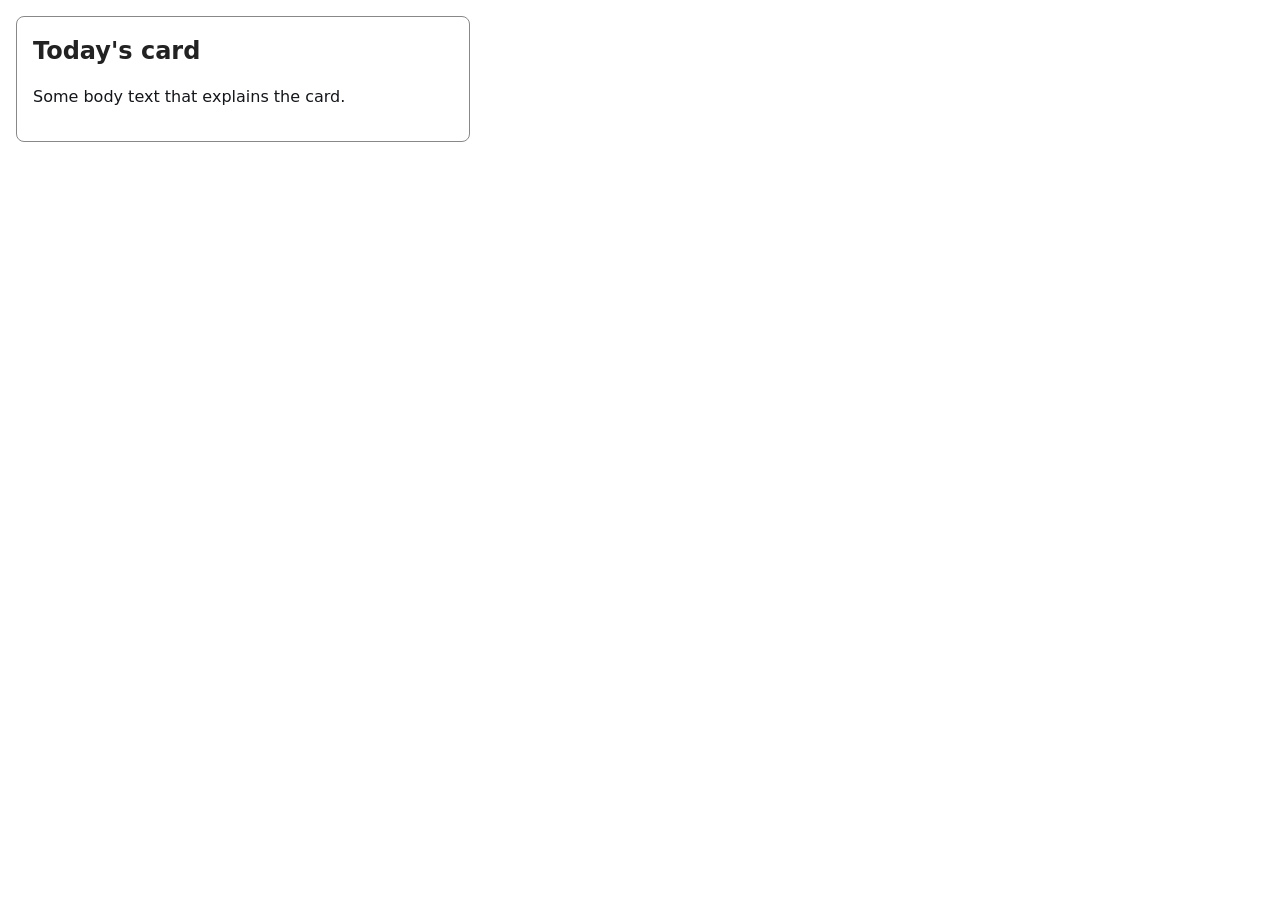
<file: skills/frontend-verification/evals/mobile-dark-check/files/index.html>
<!doctype html>
<html lang="en"><head><meta charset="utf-8"><meta name="viewport" content="width=device-width,initial-scale=1">
<title>Card demo</title>
<style>
  :root { --bg:#fff; --fg:#14161a; }
  @media (prefers-color-scheme: dark) { :root { --bg:#10131a; --fg:#eceef2; } }
  body { margin:0; padding:16px; background:var(--bg); color:var(--fg); font:16px/1.5 system-ui,sans-serif; }
  .card { width:420px; padding:16px; border:1px solid #888; border-radius:8px; }   /* fixed width: overflows a phone */
  .card h2 { margin:0 0 8px; color:#222; }                                         /* hard-coded colour: unreadable in dark */
</style></head>
<body>
  <div class="card"><h2>Today's card</h2><p>Some body text that explains the card.</p></div>
</body></html>
</file>
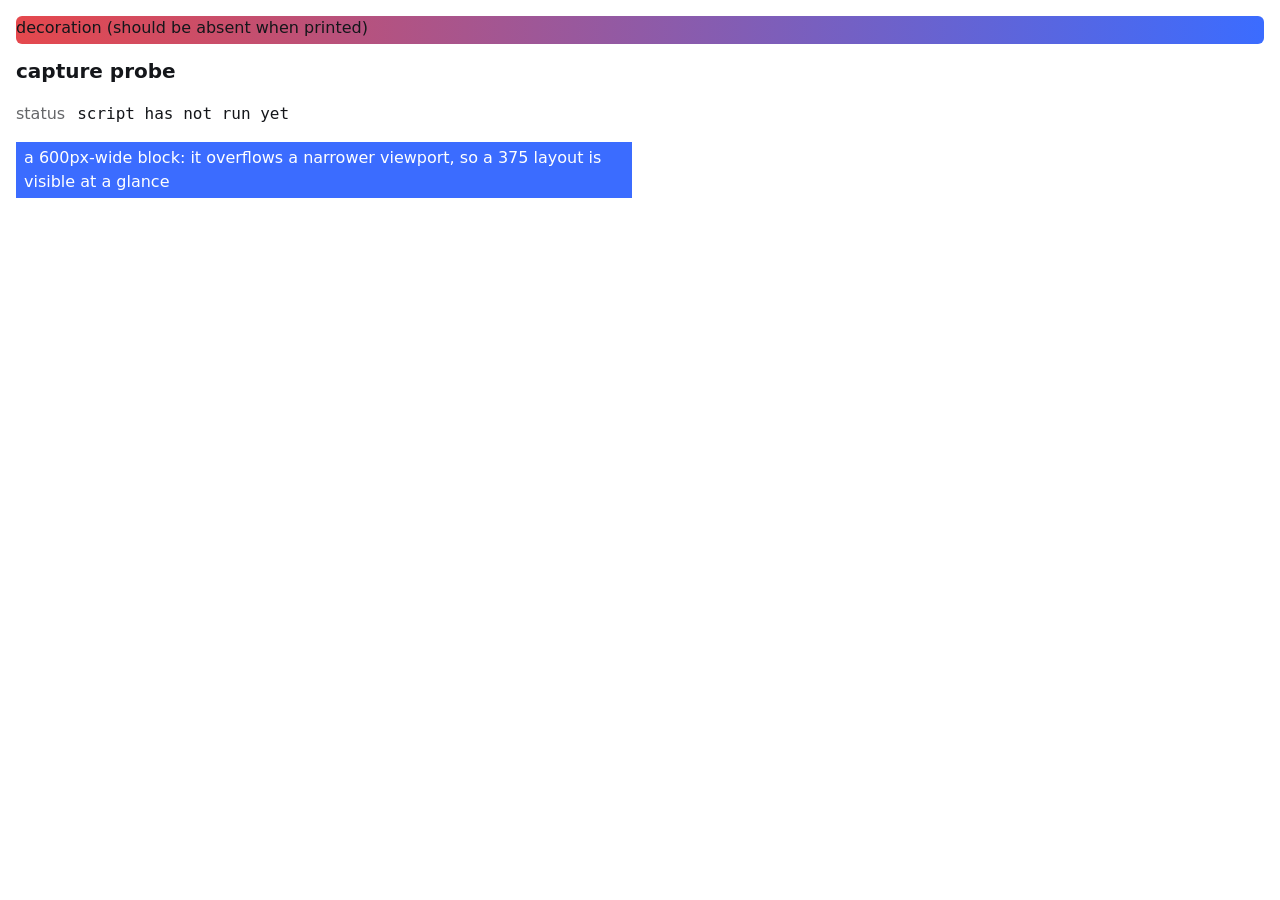
<file: skills/frontend-verification/assets/probe.html>
<!doctype html>
<html lang="en">
<head>
<meta charset="utf-8">
<meta name="viewport" content="width=device-width,initial-scale=1">
<title>capture probe</title>
<!--
  A tiny self-test page for the capture scripts. It prints what the browser REALLY gave you:
  layout width/height, colour scheme, print media, language, and how many requestAnimationFrame /
  setTimeout ticks fired in 3 s. Capture it first when a screenshot looks off:
    shot.sh   p.png 375x812 assets/probe.html 5000
    shot.mjs  p.png 375x812 assets/probe.html --wait 3500
  Expected with shot.mjs (real time): raf ≈ 180. With shot.sh (virtual time): raf ≈ 0-5 while tm ≈ 188.
-->
<style>
  :root { --bg: #ffffff; --fg: #14161a; --accent: #3b6cff; }
  @media (prefers-color-scheme: dark) { :root { --bg: #10131a; --fg: #eceef2; --accent: #7aa2ff; } }
  body { margin: 0; padding: 16px; background: var(--bg); color: var(--fg); font: 16px/1.5 system-ui, sans-serif; }
  h1 { margin: 0 0 8px; font-size: 20px; }
  .bar { height: 28px; border-radius: 6px; background: linear-gradient(90deg, #e5484d, var(--accent)); }
  .deco { margin-bottom: 12px; }           /* hidden in print: a stand-in for decorative layers */
  @media print { .deco { display: none; } }
  dl { display: grid; grid-template-columns: max-content 1fr; gap: 4px 12px; margin: 16px 0; }
  dt { opacity: .65; } dd { margin: 0; font-family: ui-monospace, monospace; word-break: break-all; }
  .wide { width: 600px; max-width: none; background: var(--accent); color: #fff; padding: 4px 8px; }
</style>
</head>
<body>
<div class="bar deco">decoration (should be absent when printed)</div>
<h1>capture probe</h1>
<dl id="out"><dt>status</dt><dd>script has not run yet</dd></dl>
<div class="wide">a 600px-wide block: it overflows a narrower viewport, so a 375 layout is visible at a glance</div>
<script>
  var raf = 0, tick = 0;
  (function loop() { raf++; requestAnimationFrame(loop); })();
  setInterval(function () { tick++; }, 16);
  setTimeout(function () {
    var rows = {
      'layout viewport': innerWidth + ' × ' + innerHeight,
      'device pixel ratio': devicePixelRatio,
      'prefers-color-scheme': matchMedia('(prefers-color-scheme: dark)').matches ? 'dark' : 'light',
      'print media': matchMedia('print').matches,
      'navigator.language': navigator.language,
      'rAF ticks in 3 s': raf,
      'setTimeout(16) ticks in 3 s': tick,
      'document.visibilityState': document.visibilityState,
      'fonts': document.fonts ? document.fonts.status : 'n/a'
    };
    document.getElementById('out').innerHTML = Object.keys(rows).map(function (k) {
      return '<dt>' + k + '</dt><dd>' + rows[k] + '</dd>';
    }).join('');
  }, 3000);
</script>
</body>
</html>
</file>
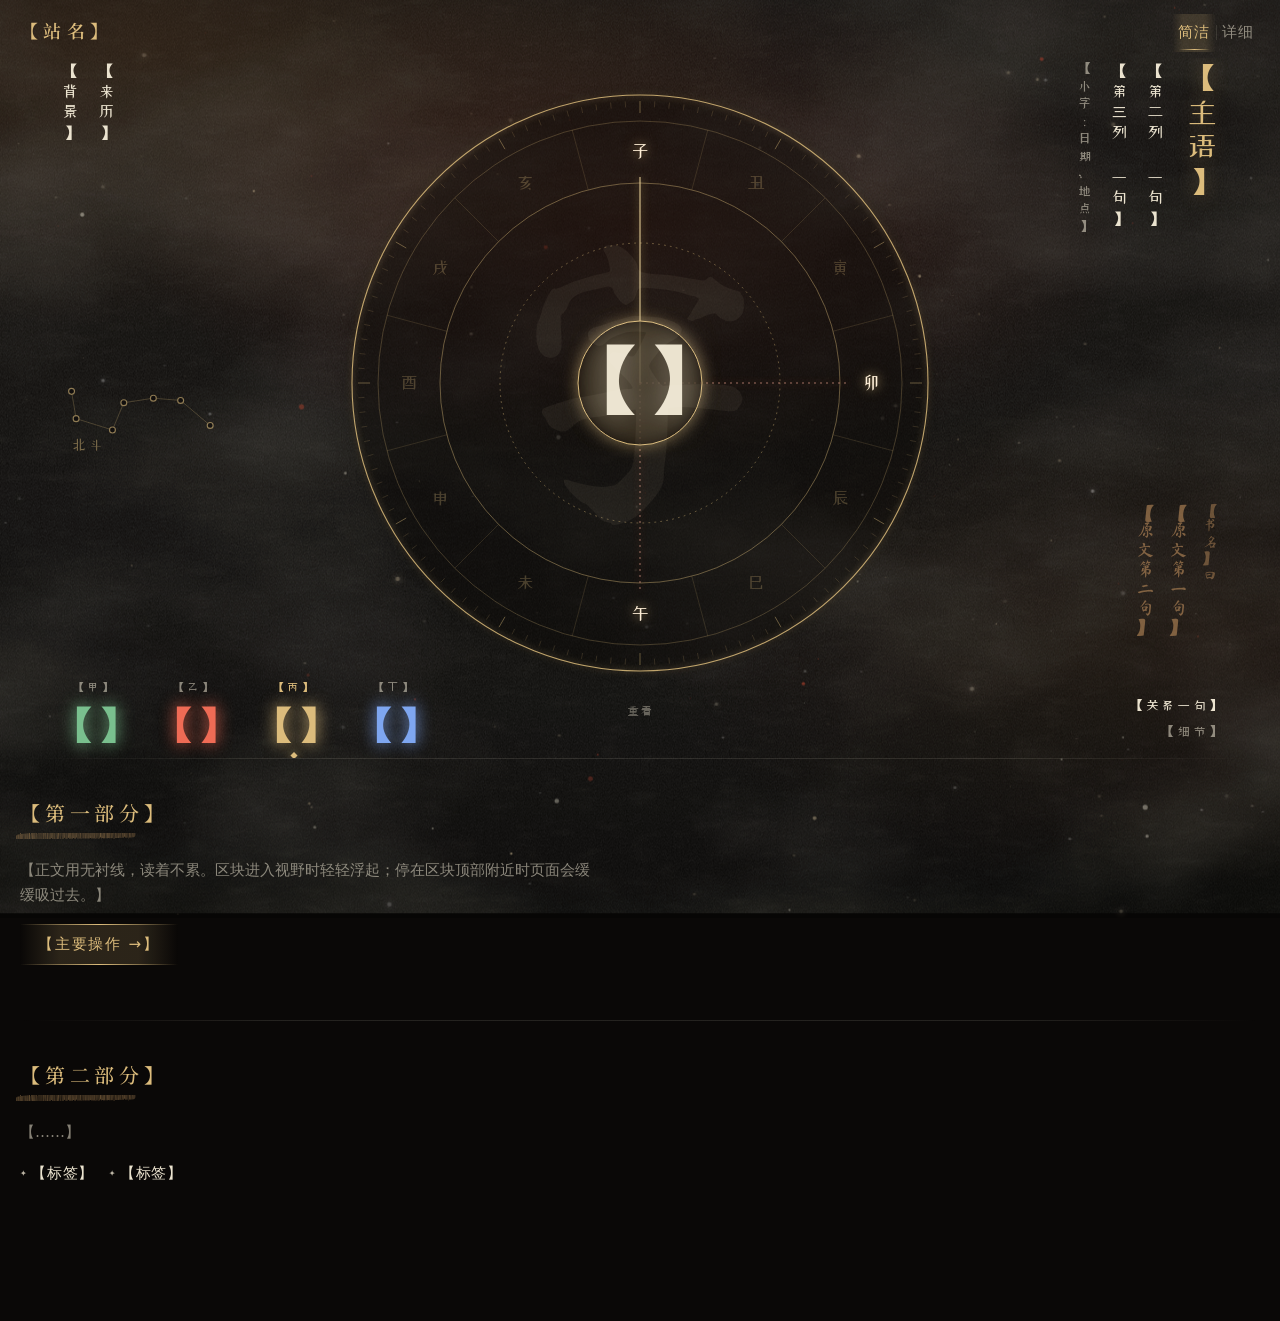
<file: skills/immersive-cultural-ui/references/code/starter.html>
<!doctype html>
<!-- 天书骨架页（immersive-cultural-ui skill）：所有层次和动效都接好了，直接双击打开就能看。
     它只是骨架。【】里的都要换成这一页自己的：主体图、四角的字、立着的要素、说明行、装饰、详细内容。
     data-realm="east" 东方暖夜，"west" 西方星空；lang 改成 zh-Hant / en 时，竖排、书法字体会跟着变。
     单文件交付时，把 tianshu.css 和 immersive.js 的内容分别内联到 <style> 和 <script> 里，删掉用不到的部分。 -->
<html lang="zh-CN" data-realm="east">
<head>
  <meta charset="utf-8" />
  <meta name="viewport" content="width=device-width, initial-scale=1" />
  <title>【页面标题】</title>
  <link rel="preconnect" href="https://fonts.googleapis.com" />
  <link rel="preconnect" href="https://fonts.gstatic.com" crossorigin />
  <!-- 中文字体由 Google Fonts 按 unicode-range 切片，只下载页面上出现的字。
       书法字体只用在装饰里几个字时，可以单独一行加 &text=（URL 编码的那几个字）只取这几个字 -->
  <link rel="stylesheet" href="https://fonts.googleapis.com/css2?family=Cormorant+Garamond:wght@500;600&family=Noto+Serif+SC:wght@400;600&family=ZCOOL+XiaoWei&family=Ma+Shan+Zheng&display=swap" />
  <link rel="stylesheet" href="tianshu.css" />
  <style>
    /* 这一页自己的样式：页头、两种看法、装饰的位置 */
    .page { max-width: 1240px; margin: 0 auto; padding: 0 16px 80px; }
    .bar { display: flex; align-items: center; justify-content: space-between; gap: 16px; padding: 14px 0 6px; }
    .brand { margin: 0; font-family: var(--font-title); font-size: 18px; font-weight: 600; letter-spacing: 0.3em; color: var(--accent); }
    :root[lang='en'] .brand { letter-spacing: 0.06em; }
    main[data-view='full'] .only-simple, main[data-view='simple'] .only-full { display: none; }
    .relations { display: grid; gap: 4px; font-family: var(--font-scene); font-size: 13px; letter-spacing: 0.2em; color: var(--muted); }
    .relations span:first-child { color: var(--text); }
    /* 装饰的位置：按这一页的留白调，宽屏 1100、1280、1440 三个宽度都要看一眼不压字 */
    .note-a { right: calc(3% + 4px); bottom: 120px; }
    .motif-a { left: calc(3% + 10px); top: 46%; }
    .lede { max-width: 38em; color: var(--muted); }
  </style>
</head>
<body>
  <!-- ③ 氛围层，从后往前：底色和星空 → 光雾、雾、光点、宣纸纤维、颗粒 → 暗纱（.ts-atmos::after）→ 烛光。全部 aria-hidden -->
  <div class="ts-sky" data-depth="-1" aria-hidden="true"><canvas id="stars"></canvas></div>
  <div class="ts-atmos" data-depth="-0.45" aria-hidden="true">
    <div class="ts-mist"></div>
    <!-- 雾在氛围层里面，深度 0.8 与外层 -0.45 叠加：比星空近，反向错开 -->
    <svg class="ts-fog" data-depth="0.8">
      <filter id="ts-fog" x="0" y="0" width="100%" height="100%">
        <feTurbulence type="fractalNoise" baseFrequency="0.0032 0.0055" numOctaves="4" seed="11" />
        <!-- 东方暖灰；西方换成 0 0 0 0 0.56  0 0 0 0 0.56  0 0 0 0 0.74  1.6 0 0 0 -0.64 -->
        <feColorMatrix values="0 0 0 0 0.66  0 0 0 0 0.6  0 0 0 0 0.5  1.6 0 0 0 -0.62" />
      </filter>
      <rect width="100%" height="100%" filter="url(#ts-fog)" />
    </svg>
    <svg class="ts-motes" id="motes" viewBox="0 0 1200 900" preserveAspectRatio="xMidYMid slice"></svg>
    <svg class="ts-paper">
      <filter id="ts-paper" x="0" y="0" width="100%" height="100%">
        <feTurbulence type="fractalNoise" baseFrequency="0.035 0.11" numOctaves="2" seed="4" />
        <feColorMatrix values="0 0 0 0 0.93  0 0 0 0 0.86  0 0 0 0 0.7  0 0 0 1.4 -0.78" />
      </filter>
      <rect width="100%" height="100%" filter="url(#ts-paper)" />
    </svg>
    <svg class="ts-grain">
      <filter id="ts-grain">
        <feTurbulence type="fractalNoise" baseFrequency="0.9" numOctaves="2" seed="5" />
        <feColorMatrix type="saturate" values="0" />
      </filter>
      <rect width="100%" height="100%" filter="url(#ts-grain)" />
    </svg>
  </div>
  <div class="ts-glow" aria-hidden="true"></div>

  <div class="page">
    <header class="bar ts-noselect">
      <p class="brand">【站名】</p>
      <!-- 简洁 / 详细：并排的安静控件 -->
      <div class="ts-seg" role="group" aria-label="看法">
        <button type="button" class="ts-btn" data-view-btn="simple" aria-pressed="true">简洁</button>
        <button type="button" class="ts-btn" data-view-btn="full" aria-pressed="false">详细</button>
      </div>
    </header>

    <main id="main" data-view="simple">
      <!-- ④ 简洁：一幕。主体居中，四角竖排；开场逐层亮起（.cast-l1 … .cast-l3） -->
      <div class="ts-scene ts-noselect only-simple" id="scene">
        <!-- 右上：主语，大号金字题头 + 几列竖排 -->
        <div class="ts-corner tr ts-vertical">
          <b class="cast-l1">【主语】</b>
          <span class="cast-l2">【第二列　一句】</span>
          <span class="cast-l3">【第三列　一句】</span>
          <small>【小字：日期、地点】</small>
        </div>
        <!-- 左上：来历和背景；手机上改横排 -->
        <div class="ts-corner tl ts-vertical wide-only cast-l3">
          <span>【来历】</span>
          <span>【背景】</span>
        </div>
        <!-- 主体：发光的细金线（下面的脚本画），背后刷一个极淡的大字 -->
        <div class="ts-scene-main" data-depth="0.22">
          <svg id="dial" viewBox="0 0 600 600" role="img" aria-label="【主体的文字说明，给读屏软件】"></svg>
          <!-- 【换成主体中心的那个字】 -->
          <span class="ts-ink" aria-hidden="true">字</span>
        </div>
        <!-- 说明行：这一层是什么，跳过 / 重看 -->
        <p class="ts-cast" id="cast-line" aria-live="polite"></p>
        <!-- 左下：要素像碑一样立着；最要紧的那个加 .key -->
        <div class="ts-corner bl ts-stand cast-l2" aria-label="【要素】">
          <div><small>【甲】</small><b style="color: var(--wood)">【】</b></div>
          <div><small>【乙】</small><b style="color: var(--fire)">【】</b></div>
          <div class="key"><small>【丙】</small><b style="color: var(--accent)">【】</b></div>
          <div><small>【丁】</small><b style="color: var(--water)">【】</b></div>
        </div>
        <!-- 右下：关系与结论 -->
        <div class="ts-corner br relations cast-l3">
          <span>【关系一句】</span>
          <span>【细节】</span>
        </div>
        <!-- ⑪ 装饰：和主题相关、有出处的原文；很淡，只在宽屏，不打印，英文不显示 -->
        <p class="ts-note note-a" aria-hidden="true">
          <span>【书名】曰</span>
          <span>【原文第一句】</span>
          <span>【原文第二句】</span>
        </p>
        <svg class="ts-motif motif-a" viewBox="0 0 132 64" aria-hidden="true">
          <polyline points="4,10 8,34 40,44 50,20 76,16 100,18 126,40" />
          <circle cx="4" cy="10" r="2.6" /><circle cx="8" cy="34" r="2.6" /><circle cx="40" cy="44" r="2.6" /><circle cx="50" cy="20" r="2.6" />
          <circle cx="76" cy="16" r="2.6" /><circle cx="100" cy="18" r="2.6" /><circle cx="126" cy="40" r="2.6" />
          <text x="4" y="62">北斗</text>
        </svg>
      </div>

      <!-- ⑧ 往下是完整内容：没有卡片，区块之间一道渐隐细线；标题金色宽字距，东方下方一笔枯笔 -->
      <section class="ts-section only-full" id="full">
        <h2 class="ts-section-title">【完整视图】</h2>
        <table class="ts-table">
          <tr><th>【项】</th><td>【详细内容】</td></tr>
          <tr><th>【项】</th><td>【详细内容】</td></tr>
          <tr><th>【项】</th><td>【详细内容】</td></tr>
        </table>
      </section>
      <section class="ts-section" id="part-1">
        <h2 class="ts-section-title">【第一部分】</h2>
        <p class="lede">【正文用无衬线，读着不累。区块进入视野时轻轻浮起；停在区块顶部附近时页面会缓缓吸过去。】</p>
        <p><button type="button" class="ts-primary">【主要操作 →】</button></p>
      </section>
      <section class="ts-section" id="part-2">
        <h2 class="ts-section-title">【第二部分】</h2>
        <p class="lede">【……】</p>
        <p><span class="ts-tag">【标签】</span>　<span class="ts-tag">【标签】</span></p>
      </section>
    </main>
  </div>

  <script src="immersive.js"></script>
  <script>
    const I = window.Immersive
    const realm = document.documentElement.dataset.realm

    // 氛围：星空、光点（各画一次），景深，流星
    I.drawStars(document.getElementById('stars'), realm === 'west' ? { colours: ['#ffffff', '#dfe6ff', '#ffe9c8'], seed: 13 } : {})
    I.drawMotes(document.getElementById('motes'), realm === 'west' ? { n: 150, seed: 13, colours: ['#ffffff', '#c8d6ff', '#ffe2bd'] } : {})
    I.startParallax()
    I.startMeteors()
    I.startSectionSnap()

    // ⑤ 主体：一面细金线的圆盘。【换成这一页自己的图：罗盘、星图、器物线描……】
    const RING = ['子', '丑', '寅', '卯', '辰', '巳', '午', '未', '申', '酉', '戌', '亥'] // 【绕圈的字】
    const LIT = [0, 3, 6] // 【点亮的几格】
    const C = 300
    const at = (r, deg) => [C + r * Math.sin((deg * Math.PI) / 180), C - r * Math.cos((deg * Math.PI) / 180)]
    const f = (n) => n.toFixed(1)
    let svg = ''
    svg += `<circle class="ts-plate" cx="${C}" cy="${C}" r="290" />`
    // 外圈刻度：一组，极慢地转
    svg += '<g class="ts-turn">'
    for (let i = 0; i < 120; i++) {
      const [x1, y1] = at(282, i * 3), [x2, y2] = at(i % 10 ? 276 : 270, i * 3)
      svg += `<line class="ts-tick${i % 10 ? '' : ' major'}" x1="${f(x1)}" y1="${f(y1)}" x2="${f(x2)}" y2="${f(y2)}" />`
    }
    svg += '</g>'
    svg += `<circle class="ts-ring strong" cx="${C}" cy="${C}" r="288" />`
    svg += `<circle class="ts-ring faint" cx="${C}" cy="${C}" r="262" />`
    svg += `<circle class="ts-ring" cx="${C}" cy="${C}" r="200" />`
    svg += `<circle class="ts-ring dotted" cx="${C}" cy="${C}" r="140" />`
    RING.forEach((ch, i) => {
      const deg = i * (360 / RING.length)
      const [x1, y1] = at(200, deg - 180 / RING.length), [x2, y2] = at(262, deg - 180 / RING.length)
      svg += `<line class="ts-spoke" x1="${f(x1)}" y1="${f(y1)}" x2="${f(x2)}" y2="${f(y2)}" />`
      const [x, y] = at(231, deg)
      const lit = LIT.includes(i)
      svg += `<text class="ts-label${lit ? ' lit' : ''}${lit ? ' cast-l2' : ''}" x="${f(x)}" y="${f(y)}">${ch}</text>`
    })
    // 点亮的几格连到中心：第一条是主线（金色实线），其余是次线（朱红虚线）
    LIT.forEach((i, k) => {
      const [x, y] = at(206, i * (360 / RING.length))
      svg += `<line class="ts-thread${k ? ' soft' : ''} cast-l3" x1="${f(x)}" y1="${f(y)}" x2="${C}" y2="${C}" />`
    })
    svg += `<circle class="ts-heart" cx="${C}" cy="${C}" r="62" />`
    svg += `<text class="ts-center-char ts-breathe cast-l1" x="${C}" y="${C}">【】</text>`
    document.getElementById('dial').innerHTML = svg

    // ⑨ 逐层亮起：一层一句说明
    const caster = I.cast(document.getElementById('scene'), {
      layers: 3,
      line: document.getElementById('cast-line'),
      captions: ['第一重 · 【中心】', '第二重 · 【点亮的几格】', '第三重 · 【它们之间的关系】'],
    })

    // 简洁 ↔ 详细：View Transition 交叉淡入淡出；详细里不播开场
    const main = document.getElementById('main')
    document.querySelectorAll('[data-view-btn]').forEach((btn) =>
      btn.addEventListener('click', () => {
        const view = btn.dataset.viewBtn
        if (main.dataset.view === view) return
        I.smoothUpdate('view', () => {
          main.dataset.view = view
          document.querySelectorAll('[data-view-btn]').forEach((b) => b.setAttribute('aria-pressed', String(b === btn)))
        })
        if (view === 'full') caster.skip()
      }),
    )
  </script>
</body>
</html>
</file>
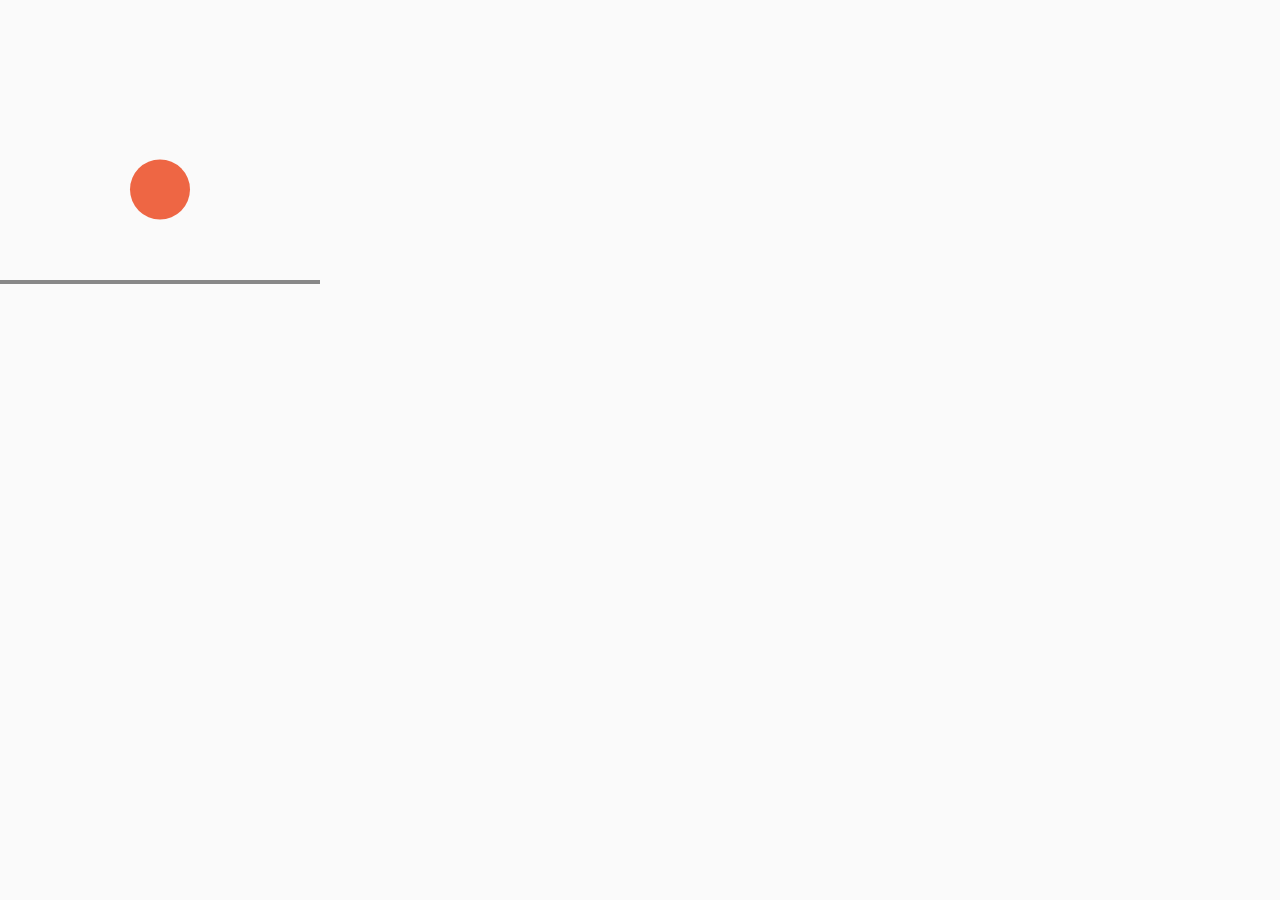
<file: skills/animation-capture/evals/canvas-squash-trace-first/files/ball.html>
<!doctype html>
<html lang="zh">
<head><meta charset="utf-8"><style>body{margin:0;background:#fafafa}canvas{display:block}</style></head>
<body>
<canvas id="stage" width="320" height="320"></canvas>
<script>
  // 弹跳的球。?squash=1 打开「挤压变形」：落地时压扁、弹起时拉长。
  const squash = new URLSearchParams(location.search).get("squash") === "1";
  const c = document.getElementById("stage"), g = c.getContext("2d");
  const GROUND = 280, R = 30;
  let y = 60, vy = 0, last = performance.now();
  function draw(now) {
    const dt = Math.min(0.05, (now - last) / 1000); last = now;
    vy += 1800 * dt; y += vy * dt;
    if (y + R > GROUND) { y = GROUND - R; vy = -vy * 0.82; }
    const speed = Math.min(1, Math.abs(vy) / 900);
    const near = Math.max(0, 1 - (GROUND - R - y) / 40);
    const sy = squash ? 1 - 0.35 * near + 0.15 * speed * (1 - near) : 1;
    const sx = 1 / sy;
    g.clearRect(0, 0, c.width, c.height);
    g.fillStyle = "#888"; g.fillRect(0, GROUND, c.width, 4);
    g.save(); g.translate(160, y); g.scale(sx, sy); g.beginPath(); g.arc(0, 0, R, 0, Math.PI * 2); g.fillStyle = "#e64"; g.fill(); g.restore();
    window.ballBottom = y + R * sy; // 球在画面上的最低点（像素）
    requestAnimationFrame(draw);
  }
  requestAnimationFrame(draw);
</script>
</body>
</html>
</file>
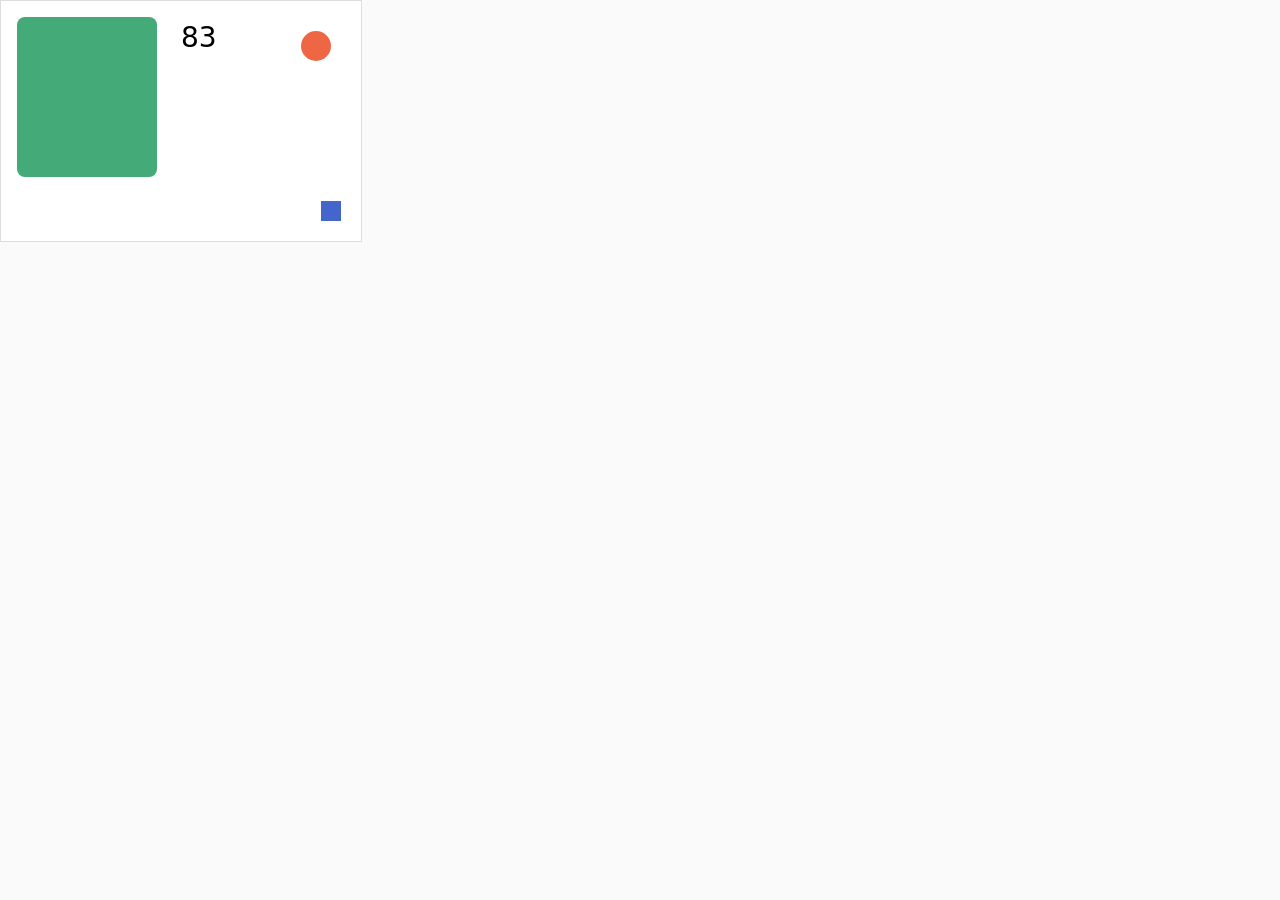
<file: skills/animation-capture/evals/web-easing-ab-gif/files/menu.html>
<!doctype html>
<html lang="zh">
<head>
<meta charset="utf-8">
<style>
  body { margin: 0; font: 16px system-ui; background: #fafafa; }
  #stage { position: relative; width: 360px; height: 240px; overflow: hidden; background: #fff; border: 1px solid #ddd; }
  .menu { position: absolute; left: 16px; top: 16px; width: 140px; height: 0; background: #4a7; border-radius: 8px; transition: height 600ms var(--ease, linear); }
  .open .menu { height: 160px; }
  .dot { position: absolute; right: 30px; top: 30px; width: 30px; height: 30px; border-radius: 50%; background: #e64; animation: bob 1s var(--ease, linear) infinite alternate; }
  @keyframes bob { to { transform: translateY(150px); } }
  .bar { position: absolute; left: 180px; bottom: 20px; width: 20px; height: 20px; background: #46c; }
  .b .menu, .b .dot { --ease: cubic-bezier(.2,1.6,.4,1); }
  .b { --ease: cubic-bezier(.2,1.6,.4,1); }
</style>
</head>
<body>
<div id="stage"><div class="menu"></div><div class="dot"></div><div class="bar"></div></div>
<script>
  const v = new URLSearchParams(location.search).get("v") || "a";
  document.getElementById("stage").classList.add(v);
  document.querySelector(".bar").animate([{ transform: "translateX(0)" }, { transform: "translateX(140px)" }], { duration: 1200, easing: v === "b" ? "cubic-bezier(.2,1.6,.4,1)" : "linear", fill: "forwards" });
  // 一段 JS（rAF）画的：数字往上数
  const n = document.createElement("div"); n.style.cssText = "position:absolute;left:180px;top:20px;font-size:28px"; document.getElementById("stage").append(n);
  const t0 = performance.now();
  (function loop(now) { n.textContent = Math.min(100, Math.floor((now - t0) / 12)); requestAnimationFrame(loop); })(t0);
  setTimeout(() => document.getElementById("stage").classList.add("open"), 50);
</script>
</body>
</html>
</file>
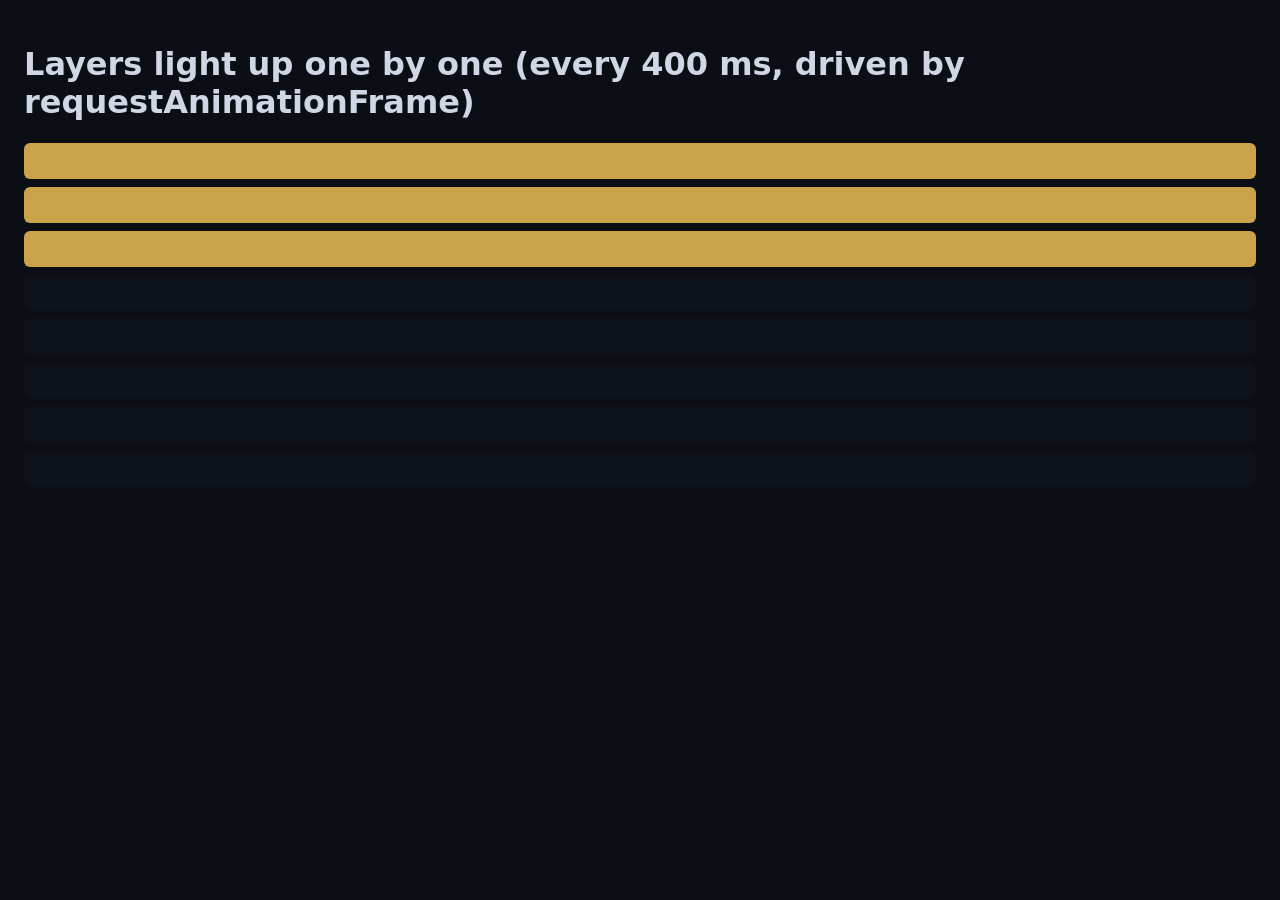
<file: skills/frontend-verification/evals/frozen-animation-headless/files/layers.html>
<!doctype html>
<html><head><meta charset="utf-8"><title>Layers</title>
<style>
  body { margin:0; padding:24px; background:#0b0e14; color:#cfd6e4; font:16px system-ui; }
  .layer { height:36px; margin:8px 0; border-radius:6px; background:#1b2130; opacity:.25; transition:none; }
  .layer.lit { background:#c9a24a; opacity:1; }
</style></head>
<body>
  <h1>Layers light up one by one (every 400 ms, driven by requestAnimationFrame)</h1>
  <div id="stack"></div>
  <script>
    var stack = document.getElementById('stack'), layers = [];
    for (var i = 0; i < 8; i++) { var d = document.createElement('div'); d.className = 'layer'; stack.appendChild(d); layers.push(d); }
    var start = null;
    function frame(ts) {
      if (start === null) start = ts;
      var n = Math.min(layers.length, Math.floor((ts - start) / 400) + 1);
      for (var i = 0; i < n; i++) layers[i].classList.add('lit');
      if (n < layers.length) requestAnimationFrame(frame);
    }
    requestAnimationFrame(frame);
  </script>
</body></html>
</file>
<file: skills/immersive-cultural-ui/references/code/tianshu.css>
/* 天书：沉浸式传统文化界面的样式（immersive-cultural-ui skill）
   来源：ChroniQ 的 src/tianshu.css 和 src/styles.css「静」一节，去掉了 ChroniQ 自己的类名。
   用法：<html lang="zh-CN" data-realm="east">（东方暖夜）或 data-realm="west"（西方星空）。
   类名都以 ts- 开头。需要的节拷过去，不需要的删掉。

   ① 色板    ② 字体    ③ 氛围层    ④ 一幕的版式（④b 主体做大）    ⑤ 主体的画法
   ⑥ 竖排    ⑦ 安静控件    ⑧ 区块与标题    ⑨ 逐层亮起    ⑩ 动效
   ⑪ 装饰    ⑫ 减少动态效果、打印 */

/* ---------- ① 色板 ---------- */
:root[data-realm] {
  color-scheme: dark;
  --text: #ebe3cf;                         /* 骨白 */
  --muted: rgb(235 227 207 / 0.55);
  --hair: rgb(235 227 207 / 0.12);         /* 区块之间的细线 */
  --accent: #dcbc7c;                       /* 金：只用在线和重点上 */
  --accent-soft: rgb(220 188 124 / 0.12);
  --edge: rgb(220 188 124 / 0.4);
  --glow: rgb(220 188 124 / 0.55);
  --vermilion: #e0503a;                    /* 朱红：全页只给最要紧的一处 */
  --ink-brown: #b98a5a;                    /* 批注的褐墨 */
  --good: #8fc79a;
  --bad: #ff8a73;
  --wood: #79c08e; --fire: #ef6b55; --earth: #d9a95e; --metal: #efe6cf; --water: #7ea6f0;
  --quiet-line: linear-gradient(90deg, transparent, var(--accent), transparent);
  --quiet-wash: linear-gradient(90deg, transparent, rgb(220 188 124 / 0.16) 25%, rgb(220 188 124 / 0.16) 75%, transparent);
  --ease-out: cubic-bezier(0.2, 0.7, 0.2, 1);
}
:root[data-realm='east'] {
  --bg: #0a0807;
  --surface: #17120e;
  --surface-2: #211a14;
  --bg-grad: linear-gradient(180deg, #120d0a, #0a0807 60%, #070605);
  --plate: rgb(10 8 6 / 0.42);             /* 主体下的暗盘 */
  --veil: rgb(5 4 3 / 0.3);                /* 暗纱 */
}
:root[data-realm='west'] {
  --bg: #06061a;
  --surface: #0e0f2a;
  --surface-2: #161838;
  --bg-grad: linear-gradient(180deg, #0a0a26, #06061a 55%, #04040f);
  --plate: rgb(6 6 26 / 0.5);
  --veil: rgb(3 3 12 / 0.28);
}

/* ---------- ② 字体 ---------- */
/* 西文字体排在最前：拉丁字母和数字用 Cormorant，汉字自动落到后面的中文字体 */
:root[data-realm] {
  --font-title: 'Cormorant Garamond', 'Noto Serif SC', 'Songti SC', 'STSong', serif;
  --font-scene: 'Cormorant Garamond', 'ZCOOL XiaoWei', 'Noto Serif SC', 'Songti SC', serif;
  --font-brush: 'Ma Shan Zheng', 'STKaiti', 'KaiTi', serif;
  --font-body: system-ui, -apple-system, 'PingFang SC', 'Microsoft YaHei', 'Noto Sans SC', sans-serif;
}
/* 马善政只有简体字形：繁體下批注整段用一种楷体 */
:root[lang='zh-Hant'] { --font-brush: 'Kaiti TC', 'BiauKai', 'DFKai-SB', 'STKaiti', 'KaiTi', serif; }

html[data-realm] { background: var(--bg); }
[data-realm] body {
  margin: 0; min-height: 100vh; background: transparent; color: var(--text);
  font-family: var(--font-body); font-size: 15px; line-height: 1.7;
  font-variant-numeric: lining-nums;       /* Cormorant 的旧式「1」像「I」 */
}

/* ---------- ③ 氛围层：从后往前，全部 aria-hidden，固定在视口里 ---------- */
/* 底色和星空（星空用 immersive.js 的 drawStars 画一次）。比视口大 4%，视差移动时不露边 */
.ts-sky { position: fixed; inset: 0; z-index: -3; background: var(--bg-grad); scale: 1.04; pointer-events: none; }
.ts-sky canvas { display: block; width: 100%; height: 100%; opacity: 0.62; }   /* 星空压暗：.92 → .62 */
/* 光雾、雾、光点、纸纹、颗粒，上面再盖一层暗纱 */
.ts-atmos { position: fixed; inset: 0; z-index: -2; height: 100lvh; overflow: hidden; pointer-events: none; scale: 1.03; }
.ts-atmos::after { content: ''; position: absolute; inset: 0; background: var(--veil); }
.ts-mist { position: absolute; inset: 0; }
[data-realm='east'] .ts-mist {
  background:
    radial-gradient(ellipse 55% 38% at 50% 26%, rgb(224 80 58 / 0.18), transparent 70%),
    radial-gradient(ellipse 70% 45% at 12% 6%, rgb(130 88 52 / 0.32), transparent 70%),
    radial-gradient(ellipse 60% 40% at 92% 70%, rgb(96 62 40 / 0.26), transparent 70%),
    radial-gradient(ellipse 120% 80% at 50% 40%, transparent 45%, rgb(0 0 0 / 0.55));
}
[data-realm='west'] .ts-mist {
  background:
    radial-gradient(ellipse 60% 35% at 50% 26%, rgb(111 143 240 / 0.2), transparent 70%),
    radial-gradient(ellipse 55% 30% at 85% 6%, rgb(140 90 220 / 0.24), transparent 70%),
    radial-gradient(ellipse 60% 32% at 8% 62%, rgb(90 60 180 / 0.16), transparent 70%),
    radial-gradient(ellipse 120% 80% at 50% 40%, transparent 45%, rgb(0 0 0 / 0.5));
}
/* 雾：比屏幕宽，画一次，整片缓缓横移 */
.ts-fog { position: absolute; left: -15%; top: -8%; width: 130%; height: 116%; opacity: 0.24; will-change: transform; animation: ts-fog-drift 80s ease-in-out infinite alternate; }
@keyframes ts-fog-drift { from { transform: translateX(-4%); } to { transform: translateX(4%); } }
/* 光点：缓缓明灭 */
.ts-motes { position: absolute; inset: 0; width: 100%; height: 100%; }
.ts-motes circle { animation: ts-mote 9s ease-in-out infinite alternate; }
@keyframes ts-mote { from { opacity: 0.1; } to { opacity: 0.85; } }
/* 宣纸纤维（东方）：很淡，画一次 */
.ts-paper { position: absolute; inset: 0; width: 100%; height: 100%; opacity: 0.07; mix-blend-mode: screen; }
[data-realm='west'] .ts-paper { display: none; }
/* 颗粒：像拓片或旧纸 */
.ts-grain { position: absolute; inset: 0; width: 100%; height: 100%; mix-blend-mode: overlay; opacity: 0.28; }
/* 鼠标下的一团烛光：在暗纱之上、内容之下；只有鼠标时出现（immersive.js 移动它） */
.ts-glow {
  position: fixed; left: 0; top: 0; z-index: -1; width: 560px; height: 560px; margin: -280px 0 0 -280px; border-radius: 50%;
  pointer-events: none; opacity: 0; transition: opacity 0.6s;
  background: radial-gradient(circle, rgb(220 188 124 / 0.085), rgb(220 188 124 / 0.03) 35%, transparent 65%);
}
.ts-glow.on { opacity: 1; }
@media (hover: none) { .ts-glow { display: none; } }
/* 流星：飞过一次就被移除 */
.ts-meteor {
  position: fixed; z-index: -1; width: 140px; height: 1.5px; border-radius: 2px; pointer-events: none; opacity: 0; rotate: 21deg;
  background: linear-gradient(90deg, transparent, rgb(255 243 214 / 0.9)); filter: drop-shadow(0 0 4px #fff3d6);
  animation: ts-meteor 1.1s ease-out forwards;
}
@keyframes ts-meteor { 0% { opacity: 0; translate: 0 0; } 15% { opacity: 1; } 100% { opacity: 0; translate: 380px 150px; } }

/* ---------- ④ 一幕的版式：主体居中，四角竖排 ---------- */
/* 手机上依次排成一列：主语 → 主体 → 说明行 → 要素 → 关系 → 来历 */
/* border-box：改成占满视口（min-height: 100svh 之类）时，上下 padding 不会把它撑出屏幕 */
.ts-scene { position: relative; box-sizing: border-box; display: grid; justify-items: center; gap: 18px; padding: 8px 0 16px; overflow: hidden; overflow: clip; }
.ts-scene-main { position: relative; width: min(600px, 100%); }
.ts-scene-main > svg { display: block; width: 100%; height: auto; overflow: visible; }
.ts-corner { margin: 0; }
.ts-corner.tr { order: -1; }
.ts-corner.bl { order: 2; }
.ts-corner.br { order: 3; text-align: center; }
.ts-corner.tl { order: 4; }
.ts-cast { order: 1; }
@media (min-width: 900px) {
  .ts-scene { min-height: 700px; align-content: center; }
  /* 屏幕窄一些时主体缩小，给四角留地方 */
  .ts-scene-main { width: min(600px, 100% - 440px); }
  .ts-corner { position: absolute; }
  .ts-corner.tr { right: 3%; top: 4px; }
  .ts-corner.tl { left: 3%; top: 4px; }
  .ts-corner.bl { left: 3%; bottom: 10px; }
  .ts-corner.br { right: 3%; bottom: 14px; max-width: 260px; text-align: right; }
}
/* 立着的要素（像八字的四柱）：上面小标签，下面发光的大字 */
.ts-stand { display: flex; gap: 26px; font-family: var(--font-scene); }
.ts-stand > div { display: grid; justify-items: center; }
.ts-stand small { font-size: 11px; letter-spacing: 0.3em; color: var(--muted); }
.ts-stand b { font-size: 40px; font-weight: 400; line-height: 1.1; text-shadow: 0 0 16px currentColor; }
.ts-stand > div > small + b { margin-top: 6px; }
.ts-stand .key small { color: var(--accent); }    /* 最要紧的那一个：金色标签，下面一个小菱形 */
.ts-stand .key { position: relative; }
.ts-stand .key::after { content: ''; position: absolute; left: 50%; bottom: -10px; width: 5px; height: 5px; transform: translateX(-50%) rotate(45deg); background: var(--accent); box-shadow: 0 0 10px var(--accent); }
@media (max-width: 899px) { .ts-stand b { font-size: 32px; } }
/* 拉丁小标 */
.ts-kicker { font-family: 'Cormorant Garamond', var(--font-title); font-size: 12px; letter-spacing: 0.5em; text-transform: uppercase; color: var(--accent); }

/* ---------- ④b 另一种一幕：主体做大、偏一侧 ---------- */
/* 还没在来源项目里用过。用之前先做概念，和四角版并排给用户挑。
   适合主体本身就有分量的页面：一件器物、一幅画、一尊像、一张牌。四角版会把它压小。
   主体占一大半宽度，信息收进另一侧的一栏，不再分到四个角。加 .flip 主体换到右边。
   手机上和四角版一样排成一列：主体在前，信息在后。
   <div class="ts-scene ts-hero" style="--ratio: 1.07">   ← 主体的宽高比（宽 / 高）
     <div class="ts-hero-subject" data-depth="0.22">
       <i class="ts-spot" aria-hidden="true"></i> <svg>…</svg> <i class="ts-floor" aria-hidden="true"></i>
     </div>
     <div class="ts-hero-side"> 题头、一两个数字、说明行 </div>
   </div> */
.ts-scene.ts-hero { justify-items: stretch; }
.ts-hero-subject { position: relative; isolation: isolate; justify-self: center; width: 100%; }
.ts-hero-subject > :is(svg, img) { display: block; width: 100%; height: auto; overflow: visible; }
.ts-hero-side { display: grid; gap: 22px; justify-items: center; align-content: center; }
.ts-hero-side .ts-vertical b { font-size: clamp(40px, 4.6vw, 64px); }
@media (min-width: 900px) {
  .ts-scene.ts-hero { grid-template-columns: minmax(0, 1.9fr) minmax(260px, 1fr); align-items: center; gap: 0 clamp(24px, 4vw, 64px); }
  .ts-scene.ts-hero.flip { grid-template-columns: minmax(260px, 1fr) minmax(0, 1.9fr); }
  .ts-hero.flip .ts-hero-subject { order: 2; }
  /* 按屏幕高度封顶，1280×720 上也整个放得下 */
  .ts-hero-subject { width: min(100%, (100svh - 120px) * var(--ratio, 1)); }
}
/* 从上方落下的一束光，脚下一圈落地的光：很淡，只为让主体「站住」。
   压在主体上面、screen 混合，只提亮不遮挡；放在下面会被主体的暗盘（.ts-plate）盖住 */
.ts-spot, .ts-floor { position: absolute; z-index: 1; pointer-events: none; mix-blend-mode: screen; }
.ts-spot {
  left: 50%; top: -16%; width: 96%; height: 116%; translate: -50% 0;
  background: radial-gradient(ellipse 44% 72% at 50% 0%, rgb(220 188 124 / 0.18), rgb(220 188 124 / 0.05) 55%, transparent 80%);
}
.ts-floor { left: 6%; right: 6%; bottom: -5%; height: 13%; border-radius: 50%; background: radial-gradient(closest-side, rgb(220 188 124 / 0.1), transparent); }
:root[data-realm='west'] .ts-spot { background: radial-gradient(ellipse 44% 72% at 50% 0%, rgb(200 214 255 / 0.12), rgb(200 214 255 / 0.035) 55%, transparent 80%); }
:root[data-realm='west'] .ts-floor { background: radial-gradient(closest-side, rgb(200 214 255 / 0.09), transparent); }

/* ---------- ⑤ 主体的画法：发光的细金线，画在模糊的半透明暗盘上 ---------- */
/* SVG 用 viewBox="0 0 600 600"，圆心 300,300 */
.ts-plate { fill: var(--plate); filter: blur(5px); }
.ts-ring { fill: none; stroke: var(--accent); stroke-opacity: 0.6; stroke-width: 0.7; }
.ts-ring.strong { stroke-opacity: 0.85; stroke-width: 1.1; filter: drop-shadow(0 0 3px rgb(220 188 124 / 0.7)); }
.ts-ring.faint { stroke-opacity: 0.35; }
.ts-ring.dotted { stroke-dasharray: 1 5; stroke-linecap: round; }
.ts-spoke { stroke: var(--accent); stroke-opacity: 0.3; stroke-width: 0.5; }
.ts-tick { stroke: var(--accent); stroke-opacity: 0.32; stroke-width: 0.5; }
.ts-tick.major { stroke-opacity: 0.6; stroke-width: 0.7; }
/* 外圈刻度极慢地转。组里要是整圈对称的东西（刻度），它的中心才是圆心 */
.ts-turn { transform-box: fill-box; transform-origin: center; animation: ts-turn 240s linear infinite; }
@keyframes ts-turn { to { rotate: 360deg; } }
/* 字：用不到的很淡，用到的点亮 */
.ts-label { font-family: var(--font-scene); text-anchor: middle; dominant-baseline: central; fill: var(--accent); fill-opacity: 0.28; font-size: 18px; }
.ts-label.lit { fill: #fff0d8; fill-opacity: 1; filter: drop-shadow(0 0 6px rgb(220 188 124 / 0.9)); }
.ts-label.lit.vermilion { fill: #ffd9cc; filter: drop-shadow(0 0 3px #ff5a3c) drop-shadow(0 0 12px rgb(255 90 60 / 0.9)); }
/* 连线：金色实线是主线，朱红虚线是次线；线上的字描一圈暗边，线不会穿过字 */
.ts-thread { stroke: #f3d9a0; stroke-width: 1; filter: drop-shadow(0 0 4px rgb(232 194 122 / 0.9)); }
.ts-thread.soft { stroke: #ffb19c; stroke-width: 0.6; stroke-dasharray: 2 4; filter: drop-shadow(0 0 3px var(--vermilion)); }
.ts-on-line { paint-order: stroke; stroke: rgb(10 8 6 / 0.9); stroke-width: 3.2px; stroke-linejoin: round; }
/* 中心：一圈光，里面一个大字 */
.ts-heart { fill: rgb(10 8 6 / 0.62); stroke: var(--accent); stroke-width: 1; filter: drop-shadow(0 0 8px rgb(220 188 124 / 0.8)); }
.ts-center-char { font-family: var(--font-scene); font-size: 78px; text-anchor: middle; dominant-baseline: central; fill: var(--text); filter: drop-shadow(0 0 16px rgb(235 227 207 / 0.6)); }
/* 缓缓明灭 */
.ts-breathe { animation: ts-breathe 5s ease-in-out infinite alternate; }
@keyframes ts-breathe { from { opacity: 0.78; } to { opacity: 1; } }
.ts-breathe-dot { animation: ts-breathe-dot 4s ease-in-out infinite alternate; }
@keyframes ts-breathe-dot { from { opacity: 0.5; } to { opacity: 1; } }

/* ---------- ⑥ 竖排：每个子元素一列，列从右往左 ---------- */
.ts-vertical { writing-mode: vertical-rl; display: flex; flex-direction: column; gap: 12px; font-family: var(--font-scene); letter-spacing: 0.3em; line-height: 1.5; }
.ts-vertical b { font-size: 30px; font-weight: 400; color: var(--accent); text-shadow: 0 0 18px rgb(220 188 124 / 0.35); }
.ts-vertical span { font-size: 16px; color: var(--text); }
.ts-vertical small { font-size: 13px; color: var(--muted); }
/* 长列表：只在项与项之间换列，到高度就折到下一列 */
.ts-vlist { max-height: 13em; word-break: keep-all; line-height: 1.7; }
/* 英文一律横排 */
:root[lang='en'] .ts-vertical { writing-mode: horizontal-tb; align-items: center; text-align: center; letter-spacing: 0.06em; }
/* 手机上：标了 .wide-only 的（长列表、边注）改横排；短的题头列保留竖排 */
@media (max-width: 899px) {
  .ts-vertical.wide-only { writing-mode: horizontal-tb; flex-direction: row; flex-wrap: wrap; justify-content: center; gap: 4px 14px; letter-spacing: 0.1em; text-align: center; }
}

/* ---------- ⑦ 安静控件：按钮写成字，不用胶囊、方框、实底 ---------- */
.ts-btn {
  position: relative; padding: 6px 6px; border: 0; border-radius: 0; background: none; color: var(--muted);
  font: inherit; letter-spacing: 0.06em; cursor: pointer; transition: color 0.2s;
}
/* 悬停时下方描出一道两端渐隐的金线；选中时常在 */
.ts-btn::after {
  content: ''; position: absolute; left: 14%; right: 14%; bottom: 2px; height: 1px; pointer-events: none;
  background: var(--quiet-line); transform: scaleX(0); transition: transform 0.3s ease;
}
.ts-btn:is(:hover, :focus-visible, [aria-pressed='true'], [aria-selected='true'], [aria-current='page'])::after { transform: none; }
.ts-btn:is(:hover, :focus-visible) { color: var(--text); outline: none; }
/* 选中：金字，加一抹中间实、两侧渐隐的淡金 */
.ts-btn:is([aria-pressed='true'], [aria-selected='true'], [aria-current='page']) { color: var(--accent); background: var(--quiet-wash); }
/* 并排的选项之间一道细竖线 */
.ts-seg { display: inline-flex; }
.ts-seg .ts-btn + .ts-btn::before { content: ''; position: absolute; left: 0; top: 30%; bottom: 30%; width: 1px; background: var(--hair); }
/* 主按钮：夹在上下两道金线中间的金字；悬停时一道光沿金线走过一次 */
.ts-primary {
  position: relative; padding: 8px 18px; border: 0; border-radius: 0; background: var(--quiet-wash); color: var(--accent);
  font: inherit; letter-spacing: 0.12em; cursor: pointer; transition: color 0.2s;
}
.ts-primary::before, .ts-primary::after { content: ''; position: absolute; left: 0; right: 0; height: 1px; background: var(--quiet-line); pointer-events: none; }
.ts-primary::before { top: 0; }
.ts-primary::after {
  bottom: 0;
  background: linear-gradient(90deg, transparent 35%, rgb(255 243 214 / 0.95) 50%, transparent 65%) no-repeat, var(--quiet-line);
  background-size: 300% 100%, 100% 100%; background-position: 100% 0, 0 0;
}
.ts-primary:hover { color: color-mix(in srgb, var(--accent) 75%, var(--text)); }
.ts-primary:hover::after { animation: ts-glint 0.9s ease-out; }
@keyframes ts-glint { from { background-position: 100% 0, 0 0; } to { background-position: 0% 0, 0 0; } }
/* 输入框：只留下方一道细线，使用时变金 */
.ts-field { border: 0; border-radius: 0; background: transparent; color: var(--text); font: inherit; padding: 4px 2px; box-shadow: inset 0 -1px 0 var(--hair); transition: box-shadow 0.2s; }
.ts-field:hover { box-shadow: inset 0 -1px 0 rgb(220 188 124 / 0.55); }
.ts-field:focus { outline: none; box-shadow: inset 0 -1px 0 var(--accent); }
/* 标签：前面一颗小星，不用胶囊 */
.ts-tag { letter-spacing: 0.04em; }
.ts-tag::before { content: '✦'; margin-right: 4px; font-size: 8px; vertical-align: 2px; opacity: 0.8; }
/* 弹出面板：实底，后面的字不透上来（淡化加在按钮自己身上，不加在包着面板的父元素上） */
.ts-panel { background: color-mix(in srgb, var(--surface) 96%, transparent); border: 1px solid var(--edge); border-radius: 10px; box-shadow: 0 12px 32px rgb(0 0 0 / 0.4); }
/* 拖动时不选中文字：导航、网格、场景画面 */
.ts-noselect { user-select: none; -webkit-user-select: none; }

/* ---------- ⑧ 区块与标题：没有卡片，区块之间一道两端渐隐的细线 ---------- */
.ts-section { position: relative; padding: 40px 0; scroll-margin-top: 12px; }
.ts-section + .ts-section { background: linear-gradient(90deg, transparent, var(--hair) 20%, var(--hair) 80%, transparent) top / 100% 1px no-repeat; }
.ts-section-title { position: relative; margin: 0 0 26px; font-family: var(--font-title); font-size: 20px; font-weight: 500; letter-spacing: 0.24em; color: var(--accent); }
:root[lang='en'] .ts-section-title { letter-spacing: 0.06em; }
/* 东方：标题下一笔褐色枯笔（一张 SVG 图，画一次） */
[data-realm='east'] .ts-section-title::after {
  content: ''; position: absolute; left: -4px; bottom: -11px; width: 120px; height: 12px; pointer-events: none; opacity: 0.55;
  background: url("data:image/svg+xml,%3Csvg xmlns='http://www.w3.org/2000/svg' viewBox='0 0 120 12'%3E%3Cfilter id='d'%3E%3CfeTurbulence type='fractalNoise' baseFrequency='0.9 0.06' numOctaves='2' seed='2' result='n'/%3E%3CfeDisplacementMap in='SourceGraphic' in2='n' scale='3'/%3E%3CfeComposite in2='n' operator='in'/%3E%3C/filter%3E%3Cpath d='M3 7 C 30 3 70 5 116 3' stroke='%23c69a62' stroke-width='7' stroke-linecap='round' fill='none' filter='url(%23d)'/%3E%3C/svg%3E") no-repeat 0 0 / 100% 100%;
}
/* 「详细」里的表：没有底色和竖线，行间细线 */
.ts-table { width: 100%; border-collapse: collapse; font-family: var(--font-title); }
.ts-table :is(th, td) { padding: 10px 12px; border-bottom: 1px solid var(--hair); text-align: left; vertical-align: top; }
.ts-table th { font-weight: 500; color: var(--accent); letter-spacing: 0.12em; white-space: nowrap; }

/* ---------- ⑨ 逐层亮起（immersive.js 的 cast，或 react.tsx 的 useCasting） ---------- */
/* 根元素 data-stage 从 1 走到层数；还没到的层沉在暗里 */
:is(.cast-l1, .cast-l2, .cast-l3, .cast-l4, .cast-l5) { transition: opacity 0.9s ease; }
[data-stage='1'] :is(.cast-l2, .cast-l3, .cast-l4, .cast-l5),
[data-stage='2'] :is(.cast-l3, .cast-l4, .cast-l5),
[data-stage='3'] :is(.cast-l4, .cast-l5),
[data-stage='4'] .cast-l5 { opacity: 0.05; }
/* 第一层：中心大字先描轮廓再填满 */
[data-stage='1'] .ts-center-char { stroke: currentColor; stroke-width: 0.8; stroke-dasharray: 320; animation: ts-write 1.1s ease-out both; }
@keyframes ts-write { from { stroke-dashoffset: 320; fill-opacity: 0; } 55% { fill-opacity: 0; } to { stroke-dashoffset: 0; fill-opacity: 1; } }
/* 主体下的说明行：这一层是什么，跳过 / 重看 */
.ts-cast { display: flex; justify-content: center; align-items: baseline; gap: 14px; min-height: 1.8em; margin: 0; font-family: var(--font-scene); font-size: 13px; letter-spacing: 0.14em; color: var(--muted); }
.ts-cast-line { color: var(--text); animation: ts-cast-in 0.7s ease both; }
@keyframes ts-cast-in { from { opacity: 0; transform: translateY(4px); } }
.ts-cast button { padding: 0; border: 0; background: none; color: var(--muted); font: inherit; font-size: 12px; letter-spacing: 0.1em; cursor: pointer; opacity: 0.7; }
.ts-cast button:hover { color: var(--accent); opacity: 1; }

/* ---------- ⑩ 动效：只动位置、缩放、透明度 ---------- */
@keyframes ts-rise { from { opacity: 0; translate: 0 16px; } }
@keyframes ts-sink { to { opacity: 0; translate: 0 -8px; } }
@keyframes ts-fade-out { to { opacity: 0; } }
@keyframes ts-fade-in { from { opacity: 0; } }
/* 区块进入视野时轻轻浮起：浏览器自带的滚动驱动动画，不跑脚本；不支持的浏览器直接显示 */
@supports (animation-timeline: view()) {
  @media (prefers-reduced-motion: no-preference) {
    .ts-section { animation: ts-rise linear both; animation-timeline: view(); animation-range: entry 0% entry 55%; }
  }
}
/* 简洁 ↔ 详细（smoothUpdate('view', …)）：整页交叉淡入淡出 */
:root[data-vt='view']::view-transition-old(root) { animation: ts-fade-out 0.3s ease both; }
:root[data-vt='view']::view-transition-new(root) { animation: ts-fade-in 0.45s ease 0.15s both; }
/* 换页（smoothUpdate('page', …)）：给内容区设 view-transition-name: ts-page；新页像墨迹浮上纸面 */
:root[data-vt='page']::view-transition-old(ts-page) { animation: ts-sink 0.22s ease-in both; }
:root[data-vt='page']::view-transition-new(ts-page) { animation: ts-rise 0.6s var(--ease-out) 0.06s both; }
/* SVG 描线：元素加 pathLength="1" 和 .ts-draw；换一个 key 重新挂载就重画 */
.ts-draw { stroke-dasharray: 1; animation: ts-draw 0.45s var(--ease-out) both; }
@keyframes ts-draw { from { stroke-dashoffset: 1; } }
/* 盖印（每天一次：immersive.js 的 oncePerDay 决定加不加 .stamping） */
@keyframes ts-stamp { from { opacity: 0; scale: 1.8; } 60% { opacity: 1; } }
.stamping .ts-seal { animation: ts-stamp 0.5s cubic-bezier(0.3, 1.6, 0.5, 1) 0.7s both; }
.stamping .ts-seal + .ts-seal { animation-delay: 1.05s; }
.ts-seal { display: inline-grid; place-items: center; width: 34px; height: 34px; border: 1px solid currentColor; border-radius: 3px; font-family: var(--font-scene); font-size: 20px; letter-spacing: 0; color: var(--bad); box-shadow: 0 0 10px rgb(255 138 115 / 0.3); }
/* 滑动的光框和导航菱形（immersive.js 的 placeMark 设 translate） */
.ts-mark { position: absolute; left: 0; top: 0; pointer-events: none; opacity: 0; transition: translate 0.5s var(--ease-out), opacity 0.3s; }
.ts-mark.shown { opacity: 1; }
.ts-mark.diamond { width: 5px; height: 5px; margin: -2.5px 0 0 -2px; rotate: 45deg; background: var(--accent); box-shadow: 0 0 8px var(--accent); }

/* ---------- ⑪ 装饰：很淡，aria-hidden，只在宽屏，不打印 ---------- */
.ts-note, .ts-motif, .ts-motto { display: none; pointer-events: none; user-select: none; -webkit-user-select: none; }
/* 主体背后刷一个大字，像墨渗进纸里 */
.ts-ink {
  position: absolute; left: 50%; top: 50%; translate: -50% -52%; pointer-events: none; user-select: none; -webkit-user-select: none;
  font-family: var(--font-brush); font-size: min(300px, 50vw); line-height: 1; color: #e8d6b0; opacity: 0.06; mix-blend-mode: screen;
}
@media (min-width: 1100px) {
  /* 书法批注：褐墨竖写在留白里，第一列「某某曰」小一号。位置按这一页的留白另设 */
  .ts-note {
    display: flex; position: absolute; margin: 0; flex-direction: column; gap: 10px; writing-mode: vertical-rl;
    font-family: var(--font-brush); font-size: 17px; line-height: 1.35; letter-spacing: 0.14em; color: var(--ink-brown); opacity: 0.62;
  }
  .ts-note > :first-child { font-size: 14px; opacity: 0.8; }
  /* 星斗之类的线描 */
  .ts-motif { display: block; position: absolute; width: 150px; height: auto; overflow: visible; opacity: 0.6; }
  .ts-motif polyline { fill: none; stroke: var(--accent); stroke-opacity: 0.45; stroke-width: 0.8; }
  .ts-motif circle { fill: var(--bg); stroke: var(--accent); stroke-width: 1; }
  .ts-motif text { font-family: var(--font-scene); font-size: 12px; letter-spacing: 3px; fill: var(--accent); opacity: 0.8; }
  /* 西方的拉丁铭文：细小的斜体 */
  .ts-motto { display: block; position: absolute; max-width: 175px; margin: 0; font-family: 'Cormorant Garamond', serif; font-style: italic; font-size: 15px; line-height: 1.5; letter-spacing: 0.06em; color: var(--accent); opacity: 0.45; }
}
/* 英文界面不放中文书法批注 */
:root[lang='en'] :is(.ts-note, .ts-ink) { display: none; }

/* ---------- ⑫ 减少动态效果、打印 ---------- */
/* 兜底：所有动画和过渡关掉（脚本那边：视差、流星不启动，逐层亮起直接全显示） */
@media (prefers-reduced-motion: reduce) {
  [data-realm] *, [data-realm] *::before, [data-realm] *::after { animation: none !important; transition: none !important; }
  .ts-glow, .ts-meteor { display: none; }
}
/* 打印：白纸黑字，金色压深；没有夜色、光、装饰和说明行 */
@media print {
  .ts-sky, .ts-atmos, .ts-glow, .ts-meteor, .ts-cast, .ts-ink, .ts-note, .ts-motif, .ts-motto, .ts-spot, .ts-floor { display: none !important; }
  :root[data-realm] { --text: #111; --muted: #555; --accent: #7a5a1e; --hair: #ccc; --plate: transparent; }
  html[data-realm], [data-realm] body { background: #fff; }
  [data-realm] * { filter: none !important; text-shadow: none !important; box-shadow: none !important; }
  .ts-heart { fill: none; }
  .ts-label.lit, .ts-center-char { fill: var(--text); }
  [data-stage] :is(.cast-l1, .cast-l2, .cast-l3, .cast-l4, .cast-l5) { opacity: 1 !important; }
}
</file>
